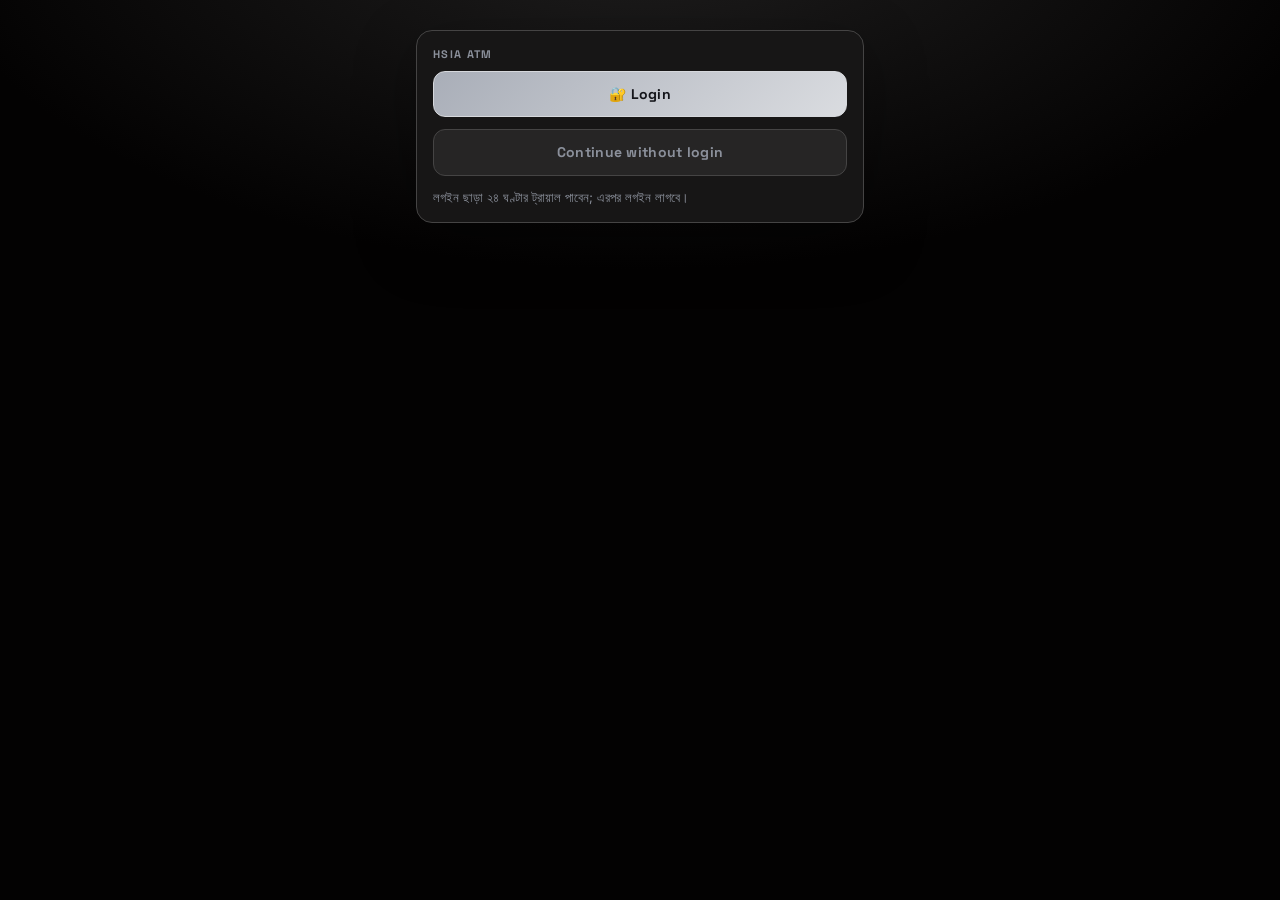
<file: login-test.html>
<!doctype html>
<html lang="bn"><head><meta charset="utf-8">
<meta name="viewport" content="width=device-width,initial-scale=1,viewport-fit=cover">
<title>HSIA — Login test</title>
<link href="https://fonts.googleapis.com/css2?family=Inter:wght@400;500;600;700&family=Space+Grotesk:wght@500;600;700&display=swap" rel="stylesheet">
<style>
:root{--bg:#030202;--c:#171616;--p2:#262525;--l:#454444;--t:#F0F1F3;--m:#8B909B;--a:#D6D8DC;--ok:#23724a;--no:#a8434b;--w:#a9741a}
*{box-sizing:border-box}html,body{margin:0}
body{background:radial-gradient(1200px 600px at 50% -10%,#212020 0%,var(--bg) 60%) fixed;color:var(--t);font:15px/1.45 Inter,"Noto Sans Bengali",system-ui,sans-serif;min-height:100vh;-webkit-font-smoothing:antialiased}
main{max-width:480px;margin:0 auto;padding:18px 16px calc(36px + env(safe-area-inset-bottom,0px))}
.bar{padding:calc(9px + env(safe-area-inset-top,0px)) 14px 9px;font:700 13px 'Space Grotesk',Inter,sans-serif;letter-spacing:.04em;text-align:center;color:#fff;position:sticky;top:0;z-index:5}
.ok{background:var(--ok)}.no{background:var(--no)}.wait{background:var(--w)}
.card{background:var(--c);border:1px solid var(--l);border-radius:16px;padding:16px;margin:12px 0;box-shadow:0 20px 60px rgba(0,0,0,.35)}
.ttl{font:700 11px 'Space Grotesk',Inter,sans-serif;letter-spacing:.12em;text-transform:uppercase;color:var(--m);margin-bottom:10px}
h3{margin:0 0 6px;font-family:'Space Grotesk',Inter,sans-serif}.mut{color:var(--m);font-size:13px}
label{display:block;font-size:12px;color:var(--m);margin:12px 0 0;letter-spacing:.02em}
input,select,.in{width:100%;padding:11px 12px;margin-top:5px;border-radius:10px;border:1px solid var(--l);background:var(--bg);color:var(--t);font:inherit;text-align:left}
input:focus{outline:0;border-color:#A6ABB4}input[readonly]{opacity:.6}
button{font:inherit;cursor:pointer}.b,.g{font-family:'Space Grotesk',Inter,sans-serif}
.b{width:100%;margin-top:12px;padding:12px 16px;border-radius:12px;border:1px solid #d6d8dc;background:linear-gradient(135deg,#A9AEB8,#DADCE0);color:#14151a;font-weight:700;font-size:14px;letter-spacing:.02em}
.b.gh{background:var(--p2);color:var(--m);border:1px solid var(--l)}
.g{padding:8px 13px;margin:6px 6px 0 0;border-radius:10px;border:1px solid var(--l);background:transparent;color:var(--m);font-weight:600;font-size:12.5px}
.two{display:flex;gap:10px}.lnk{display:block;text-align:center;color:var(--m);margin:18px;text-decoration:underline;cursor:pointer;font-size:13px}
.pic{display:flex;gap:12px;align-items:center;margin-top:14px}
.pv{width:86px;height:110px;border-radius:10px;border:1px dashed var(--l);background:var(--bg) center/cover no-repeat;flex:none}
.row{display:flex;gap:10px;align-items:center;padding:10px 0;border-top:1px solid var(--l);cursor:pointer}
.row:first-child{border:0}.row img{width:40px;height:52px;object-fit:cover;border-radius:6px;background:var(--bg)}
.tabs{display:flex;gap:8px}.tabs .g{flex:1;margin:0;border-radius:999px}.tabs .on{background:rgba(139,144,155,.32);border-color:var(--t);color:var(--t)}
.ov{position:fixed;inset:0;z-index:20;background:rgba(0,0,0,.72);display:flex;align-items:flex-end;justify-content:center}
.ov>div{background:var(--c);border:1px solid var(--l);width:100%;max-width:480px;max-height:92vh;overflow:auto;border-radius:16px 16px 0 0;padding:16px 16px calc(18px + env(safe-area-inset-bottom,0px))}
canvas{touch-action:none;border-radius:8px;border:1px solid var(--l);display:block;margin:8px auto}
.kb{font-weight:700;color:var(--a)}
.bar.tb{padding:calc(4px + env(safe-area-inset-top,0px)) 10px 4px;font-size:11px;background:var(--no)}
.pk{flex:1;padding:13px 0;border-radius:10px;border:1px solid var(--l);background:var(--p2);color:var(--m);font:700 15px 'Space Grotesk',Inter,sans-serif}
.pk:active{background:linear-gradient(135deg,#A6ABB4,#D6D8DC);color:#1B2130}
.fd{border:1px solid var(--l);border-radius:12px;padding:4px 10px;margin:8px 0;background:var(--p2)}
.fr,.ps{display:flex;align-items:center;gap:8px;padding:7px 0}.ps{border-top:1px solid var(--l)}.pl{margin-left:14px}
.fn{flex:1;min-width:0;word-break:break-word}
.gp{padding:6px 8px;color:var(--m);font-size:18px;touch-action:none;user-select:none;cursor:grab}
.ic{width:34px;height:34px;border-radius:9px;border:1px solid var(--l);background:transparent;color:var(--m);font-size:15px}
.dg{opacity:.7;background:var(--c);position:relative;z-index:3}.ins{box-shadow:0 -2px 0 var(--a)}.insb{box-shadow:0 2px 0 var(--a)}
.fh{font:700 11px 'Space Grotesk',Inter,sans-serif;letter-spacing:.1em;text-transform:uppercase;color:var(--m);margin:12px 0 2px}
</style></head><body>
<div id="bar"></div><main id="app"></main>
<script>
/* ===== data layer: localStorage stand-in for Firebase. Same shape as planned for Firebase:
   profiles/<uid> (text + status), profilePics/<uid> (photos + thumb), designations (ordered) ===== */
const K='HSIA_T_DB',P='HSIA_T_PICS',PIN='1234';
const ld=(k,d)=>{try{return JSON.parse(localStorage.getItem(k))||d}catch(e){return d}};
const sv=(k,x)=>{try{localStorage.setItem(k,JSON.stringify(x));return 1}catch(e){alert('টেস্ট মেমরি ভরে গেছে (~৫MB)। আসল ডেটাবেজে এই সীমা নেই।');return 0}};
let db=ld(K,{fold:null,prof:{},acc:{}}),pics=ld(P,{});
if(!db.fold){db.fold=[{id:'f1',n:'Controller',posts:[{id:'p1',n:'SATO'},{id:'p2',n:'DD'},{id:'p3',n:'AD'},{id:'p4',n:'AO'}]},{id:'f2',n:'Aerodrome Assistant',posts:[{id:'p5',n:'Aerodrome Assistant'}]},{id:'f3',n:'Operator',posts:[{id:'p6',n:'Aerodrome Operator'},{id:'p7',n:'Radio Operator'}]},{id:'f4',n:'Traffic Hand & Marshaller',posts:[{id:'p8',n:'Traffic Hand'},{id:'p9',n:'Marshaller'}]}];
 const old=(db.des||[]).filter(d=>Object.values(db.prof).some(p=>p.des===d.id));if(old.length)db.fold.push({id:'f0',n:'Old posts (test)',posts:old});delete db.des;sv(K,db)}
db.acc=db.acc||{};
const uid=e=>String(e).trim().toLowerCase().replace(/\./g,',').replace(/[#$\[\]\/\s]/g,'_');
const $=s=>document.querySelector(s),esc=s=>String(s==null?'':s).replace(/[&<>"]/g,c=>({'&':'&amp;','<':'&lt;','>':'&gt;','"':'&quot;'}[c]));
const dn=s=>String(s||'').replace(/[০-৯]/g,c=>'০১২৩৪৫৬৭৮৯'.indexOf(c));
const dName=id=>{for(const g of db.fold)for(const p of g.posts)if(p.id===id)return p.n;return''},man=u=>String(u).startsWith('ein:');
const TR=864e5,TM=['A','B','C','D','E'],OT=['OJTI','Standby','Regular (৯–৫, শুক্র-শনি বন্ধ)','সপ্তাহে ৬ দিন ডিউটি','অন্যান্য'];
let ts=+localStorage.getItem('T_TRIAL')||0;
const left=()=>TR-(Date.now()-ts),hms=x=>{x=Math.max(0,x)/1000|0;return[x/3600|0,x/60%60|0,x%60].map(n=>String(n).padStart(2,'0')).join(':')};
const tl=p=>!p.team?'—':p.team==='O'?'Others'+(p.oth?' · '+p.oth:''):'Team '+p.team;
let me=localStorage.getItem('T_ME')||'',v='home',tab='p',f={},np={};

/* ===== photos: centre-crop to the exact size, then the best WebP/JPEG quality that stays under the size cap ===== */
const SPEC={p:{w:413,h:531,kb:40,n:'Passport ছবি'},a:{w:650,h:1005,kb:110,n:'AVSEC ID ছবি'}};   /* 35×45 mm and 55×85 mm at ~300 dpi */
const MIME=document.createElement('canvas').toDataURL('image/webp').indexOf('image/webp')>0?'image/webp':'image/jpeg';
const kbOf=d=>Math.round((d.length-d.indexOf(',')-1)*.75/1024*10)/10;
function enc(c,max){let lo=.3,hi=.92,best=c.toDataURL(MIME,lo);for(let i=0;i<8;i++){const q=(lo+hi)/2,d=c.toDataURL(MIME,q);if(kbOf(d)<=max){best=d;lo=q}else hi=q}return best}
function pick(k,cam){const i=document.createElement('input');i.type='file';i.accept='image/*';if(cam)i.capture=k==='p'?'user':'environment';
 i.onchange=()=>{const fl=i.files[0];if(!fl)return;const im=new Image();im.onload=()=>cropper(k,im);im.onerror=()=>alert('ছবি খোলা যায়নি');im.src=URL.createObjectURL(fl)};i.click()}
/* ===== 4-corner perspective crop: the corners are auto-detected, can be dragged, then the quad is warped flat to the exact size ===== */
const MAXS=1600;
function srcCanvas(im){const s=Math.min(1,MAXS/Math.max(im.width,im.height)),w=Math.round(im.width*s),h=Math.round(im.height*s),c=document.createElement('canvas');c.width=w;c.height=h;c.getContext('2d').drawImage(im,0,0,w,h);return c}
function rot90(c){const r=document.createElement('canvas');r.width=c.height;r.height=c.width;const g=r.getContext('2d');g.translate(c.height,0);g.rotate(Math.PI/2);g.drawImage(c,0,0);return r}
function defQuad(c,S){const a=S.w/S.h;let bw,bh;if(c.width/c.height>a){bh=c.height*.8;bw=bh*a}else{bw=c.width*.8;bh=bw/a}const x=(c.width-bw)/2,y=(c.height-bh)/2;return[[x,y],[x+bw,y],[x+bw,y+bh],[x,y+bh]]}
function detect(c){const s=160/Math.max(c.width,c.height),w=Math.max(8,Math.round(c.width*s)),h=Math.max(8,Math.round(c.height*s)),t=document.createElement('canvas');t.width=w;t.height=h;const g=t.getContext('2d');g.drawImage(c,0,0,w,h);
 const d=g.getImageData(0,0,w,h).data,n=w*h,gr=new Uint8Array(n),H=new Array(256).fill(0);
 for(let i=0;i<n;i++){gr[i]=d[i*4]*.3+d[i*4+1]*.59+d[i*4+2]*.11;H[gr[i]]++}
 let sum=0;for(let i=0;i<256;i++)sum+=i*H[i];let wB=0,sB=0,mx=-1,th=128;
 for(let i=0;i<256;i++){wB+=H[i];const wF=n-wB;if(!wB||!wF)continue;sB+=i*H[i];const a=sB/wB,b=(sum-sB)/wF,v=wB*wF*(a-b)*(a-b);if(v>mx){mx=v;th=i}}
 let best=null,bs=0;   /* biggest blob (light-on-dark or dark-on-light) that does not touch the picture edge = the page / card */
 for(const pol of[0,1]){const m=new Uint8Array(n),seen=new Uint8Array(n);for(let i=0;i<n;i++)m[i]=((gr[i]>th)?1:0)===pol?1:0;
  for(let i=0;i<n;i++){if(!m[i]||seen[i])continue;const st=[i];seen[i]=1;let a=0,bd=0,t1=1e9,t2=-1e9,t3=-1e9,t4=1e9;const P=[0,0,0,0];
   while(st.length){const j=st.pop(),x=j%w,y=(j/w)|0;a++;if(!x||!y||x===w-1||y===h-1)bd=1;const s1=x+y,s2=x-y;
    if(s1<t1){t1=s1;P[0]=[x,y]}if(s2>t3){t3=s2;P[1]=[x,y]}if(s1>t2){t2=s1;P[2]=[x,y]}if(s2<t4){t4=s2;P[3]=[x,y]}
    for(const k of[x>0?j-1:-1,x<w-1?j+1:-1,y>0?j-w:-1,y<h-1?j+w:-1])if(k>=0&&m[k]&&!seen[k]){seen[k]=1;st.push(k)}}
   if(!bd&&a>n*.1&&a<n*.92&&a>bs){const ar=Math.abs(P.reduce((z,p,i)=>z+p[0]*P[(i+1)%4][1]-P[(i+1)%4][0]*p[1],0))/2;if(ar>n*.12){bs=a;best=P}}}}
 return best&&best.map(p=>[(p[0]+.5)*c.width/w,(p[1]+.5)*c.height/h])}
function homog(q,W,H){const D=[[0,0],[W,0],[W,H],[0,H]],A=[];   /* destination rectangle -> source quad */
 for(let i=0;i<4;i++){const[x,y]=D[i],[u,v]=q[i];A.push([x,y,1,0,0,0,-x*u,-y*u,u]);A.push([0,0,0,x,y,1,-x*v,-y*v,v])}
 for(let c=0;c<8;c++){let p=c;for(let r=c+1;r<8;r++)if(Math.abs(A[r][c])>Math.abs(A[p][c]))p=r;[A[c],A[p]]=[A[p],A[c]];
  for(let r=0;r<8;r++){if(r===c)continue;const f=A[r][c]/A[c][c];for(let k=c;k<9;k++)A[r][k]-=f*A[c][k]}}
 return A.map((r,i)=>r[8]/r[i])}
function warp(c,q,W,H){const s=c.getContext('2d').getImageData(0,0,c.width,c.height).data,sw=c.width,sh=c.height,m=homog(q,W,H),o=document.createElement('canvas');o.width=W;o.height=H;const g=o.getContext('2d'),im=g.createImageData(W,H),od=im.data;
 for(let y=0;y<H;y++)for(let x=0;x<W;x++){const z=m[6]*x+m[7]*y+1,u=(m[0]*x+m[1]*y+m[2])/z,v=(m[3]*x+m[4]*y+m[5])/z,i=(y*W+x)*4;
  if(!(u>=0&&v>=0&&u<=sw-1&&v<=sh-1)){od[i]=od[i+1]=od[i+2]=od[i+3]=255;continue}
  const x0=u|0,y0=v|0,x1=Math.min(x0+1,sw-1),y1=Math.min(y0+1,sh-1),fx=u-x0,fy=v-y0;
  for(let k=0;k<3;k++)od[i+k]=s[(y0*sw+x0)*4+k]*(1-fx)*(1-fy)+s[(y0*sw+x1)*4+k]*fx*(1-fy)+s[(y1*sw+x0)*4+k]*(1-fx)*fy+s[(y1*sw+x1)*4+k]*fx*fy;od[i+3]=255}
 g.putImageData(im,0,0);return o}
function cropper(k,im){const S=SPEC[k];let cur=srcCanvas(im),q,sk,cw,ch,dg=-1;
 const o=document.createElement('div');o.className='ov';
 o.innerHTML=`<div><b>${S.n} — কোণের ডট টেনে ঠিক করুন</b><p class="mut">চারটি ডট ছবির চার কোণে বসান, ছবি সোজা হয়ে যাবে। (ডট নিজে থেকেই কোণ খুঁজে নেয়)</p><canvas></canvas><button class="g" id="rt">↻ ঘোরান</button><button class="g" id="au">⟲ অটো কোণ</button><button class="b" id="ok">✔ ঠিক আছে</button><button class="b" id="cx" style="background:var(--c);color:var(--t);border:1px solid var(--l)">বাতিল</button></div>`;
 document.body.appendChild(o);const cv=o.querySelector('canvas'),x=cv.getContext('2d');
 const paint=()=>{x.clearRect(0,0,cw,ch);x.drawImage(cur,0,0,cw,ch);x.lineWidth=2;x.strokeStyle='#4da3ff';x.beginPath();q.forEach((p,i)=>x[i?'lineTo':'moveTo'](p[0]*sk,p[1]*sk));x.closePath();x.stroke();
  q.forEach(p=>{x.beginPath();x.arc(p[0]*sk,p[1]*sk,11,0,7);x.fillStyle='rgba(255,255,255,.92)';x.fill();x.lineWidth=3;x.strokeStyle='#1a5fd0';x.stroke()})};
 const setup=a=>{const f=Math.min(Math.min(innerWidth-32,360)/cur.width,innerHeight*.5/cur.height);sk=f;cw=Math.round(cur.width*f);ch=Math.round(cur.height*f);cv.width=cw;cv.height=ch;if(a||!q)q=detect(cur)||defQuad(cur,S);paint()};
 setup(1);
 cv.onpointerdown=e=>{const r=cv.getBoundingClientRect(),X=e.clientX-r.left,Y=e.clientY-r.top;let b=40;dg=-1;q.forEach((p,i)=>{const d=Math.hypot(p[0]*sk-X,p[1]*sk-Y);if(d<b){b=d;dg=i}});if(dg>=0)cv.setPointerCapture(e.pointerId)};
 cv.onpointermove=e=>{if(dg<0)return;const r=cv.getBoundingClientRect();q[dg]=[Math.max(0,Math.min(cur.width,(e.clientX-r.left)/sk)),Math.max(0,Math.min(cur.height,(e.clientY-r.top)/sk))];paint()};cv.onpointerup=()=>dg=-1;
 o.querySelector('#rt').onclick=()=>{cur=rot90(cur);setup(1)};o.querySelector('#au').onclick=()=>setup(1);o.querySelector('#cx').onclick=()=>o.remove();
 o.querySelector('#ok').onclick=()=>{const w=warp(cur,q,S.w,S.h),d=enc(w,S.kb);np[k]=d;
  if(k==='p'){const t=document.createElement('canvas');t.width=96;t.height=Math.round(96*S.h/S.w);t.getContext('2d').drawImage(w,0,0,t.width,t.height);np.t=enc(t,5)}
  o.remove();showPic(k)}}
function showPic(k){const d=np[k]||(pics[f._u]||{})[k];$('#pv'+k).style.backgroundImage=d?`url(${d})`:'';$('#pk'+k).innerHTML=d?`<span class="kb">${kbOf(d)} KB</span> · ${SPEC[k].w}×${SPEC[k].h}px · ${MIME.slice(6)}`:'ছবি নেই'}

/* ===== registration form (also used by the admin review) ===== */
const fld=(id,l,val,x)=>`<label>${l}<input id="${id}" value="${esc(val)}" ${x||''}></label>`;
const picH=(k,u)=>`<div class="pic"><div class="pv" id="pv${k}"></div><div><b>${SPEC[k].n} *</b><div class="mut" id="pk${k}"></div><button type="button" class="g" data-k="${k}">গ্যালারি</button><button type="button" class="g" data-k="${k}" data-c="1">ক্যামেরা</button></div></div>`;
function fields(u){return fld('bn','নাম (বাংলায়) *',f.bn)+fld('en','Name (English) *',f.en)+`<label>Designation *<button type="button" class="in" id="ds">${esc(dName(f.des))||'পদবী বাছুন ▾'}</button></label>`+fld('ein','EIN number *',f.ein,man(u)?'readonly':'inputmode="numeric"')+fld('mail','Gmail'+(man(u)?' (ঐচ্ছিক)':''),f.mail,man(u)?'inputmode="email"':'readonly')+fld('ph','Phone number *',f.ph,'inputmode="tel"')+picH('p',u)+picH('a',u)}
function bind(){['bn','en','ein','ph','mail'].forEach(i=>$('#'+i).oninput=e=>f[i]=e.target.value);
 $('#ds').onclick=()=>{const o=document.createElement('div');o.className='ov';o.innerHTML='<div><div class="ttl">পদবী বাছুন</div>'+db.fold.map(g=>`<div class="fh">${esc(g.n)}</div>`+g.posts.map(d=>`<div class="row" data-i="${d.id}">${esc(d.n)}</div>`).join('')).join('')+'</div>';document.body.appendChild(o);
  o.onclick=e=>{const r=e.target.closest('[data-i]');if(r){f.des=r.dataset.i;$('#ds').textContent=dName(f.des)}if(r||e.target===o)o.remove()}};
 document.querySelectorAll('.pic button').forEach(b=>b.onclick=()=>pick(b.dataset.k,b.dataset.c));showPic('p');showPic('a')}
function check(){const e=[];if(!/[\u0980-\u09FF]/.test(f.bn||''))e.push('বাংলা নাম');if(!/[A-Za-z]{2}/.test(f.en||''))e.push('English name');if(!f.des)e.push('Designation');
 f.ein=dn(f.ein).trim();if(!/^\d{3,12}$/.test(f.ein))e.push('EIN (শুধু সংখ্যা)');else if(Object.keys(db.prof).some(x=>x!==f._u&&db.prof[x].ein===f.ein))e.push('এই EIN আগে নিবন্ধিত');if(f.mail&&!/^[^@\s]+@[^@\s]+\.[^@\s]+$/.test(f.mail))e.push('Gmail');f.ph=dn(f.ph).replace(/[\s-]/g,'');if(!/^(\+?88)?01\d{9}$/.test(f.ph))e.push('Phone (01XXXXXXXXX)');
 const o=pics[f._u]||{};if(!(np.p||o.p))e.push('Passport ছবি');if(!(np.a||o.a))e.push('AVSEC ছবি');if(e.length)alert('ঠিক করুন: '+e.join(', '));return!e.length}
function commit(st,note){const u=f._u,p={...f};delete p._u;p.st=st;p.note=note||'';p.at=Date.now();db.prof[u]=p;pics[u]={...(pics[u]||{}),...np};np={};return sv(K,db)&&sv(P,pics)}

/* ===== screens ===== */
function render(){const p=db.prof[uid(me)],tr=!me&&ts&&left()>0;
 $('#bar').innerHTML=tr?`<div class="bar tb" id="tb">⏱ ট্রায়াল — ${hms(left())} বাকি</div>`:!p||v==='admin'?'':p.st==='approved'?`<div class="bar ok">✅ Welcome ${esc(p.en)}</div>`:p.st==='rejected'?`<div class="bar no">❌ REJECTED — ${esc(p.note)}</div>`:'<div class="bar wait">⏳ ID PENDING — অ্যাডমিন অনুমোদনের অপেক্ষায়</div>';
 const m=$('#app');if(v==='admin')return admin(m);if(!me){if(tr)return v==='login'?login(m):trial(m);if(ts)return login(m,1);return v==='login'?login(m):gate(m)}if(v==='form'||!p){f=p?{...p,_u:uid(me)}:man(me)?{ein:me.slice(4),mail:'',_u:uid(me)}:{mail:me,_u:uid(me)};np={};m.innerHTML=`<div class="card"><h2>নিবন্ধন</h2><p class="mut">* চিহ্নিত ঘর আবশ্যক। সেভ করলে অ্যাডমিন যাচাই করবেন।</p>${fields(f._u)}<button class="b" id="sv">সেভ করুন</button></div>`;bind();return $('#sv').onclick=()=>{if(check()&&commit('pending'))teamPick(uid(me),()=>{v='home';render()})}}
 home(m,p)}
function popup(t,msg,cb){const o=document.createElement('div');o.className='ov';o.innerHTML=`<div><div class="ttl">${t}</div><p style="margin:0">${msg}</p><button class="b" id="pok">শুরু করুন</button><button class="b gh" id="pcx">বাতিল</button></div>`;document.body.appendChild(o);o.querySelector('#pcx').onclick=()=>o.remove();o.querySelector('#pok').onclick=()=>{o.remove();cb()}}
function gate(m){m.innerHTML=`<div class="card"><div class="ttl">HSIA ATM</div><button class="b" id="g1" style="margin-top:0">🔐 Login</button><button class="b gh" id="g2">Continue without login</button><p class="mut" style="margin:12px 0 0">লগইন ছাড়া ২৪ ঘণ্টার ট্রায়াল পাবেন; এরপর লগইন লাগবে।</p></div>`;
 $('#g1').onclick=()=>{v='login';render()};$('#g2').onclick=()=>popup('ট্রায়াল — ২৪ ঘণ্টা','আপনি এখন ২৪ ঘণ্টা লগইন ছাড়া অ্যাপ দেখতে পারবেন। উপরের লাল বারে বাকি সময় দেখাবে। সময় শেষ হলে এই ডিভাইসে লগইন ছাড়া আর ঢোকা যাবে না।',()=>{ts=Date.now();localStorage.setItem('T_TRIAL',ts);render()})}
function trial(m){m.innerHTML=`<div class="card"><h3>অ্যাপ প্রিভিউ — ট্রায়াল</h3><p class="mut">লগআউট অবস্থায় যতটুকু দেখা যায় ততটুকু (শুধু আজকের রোস্টার)।</p></div><button class="b" id="t1">Login / নিবন্ধন</button>`;$('#t1').onclick=()=>{v='login';render()}}
function teamPick(u,cb){const o=document.createElement('div');o.className='ov';document.body.appendChild(o);
 const fin=(t,x)=>{const p=db.prof[u];p.team=t;p.oth=x||'';sv(K,db);o.remove();cb()};
 const s1=()=>{o.innerHTML=`<div><div class="ttl" style="text-align:center">Which team are you on?</div><div class="two" style="gap:8px">${TM.map(t=>`<button class="pk" data-t="${t}">${t}</button>`).join('')}</div><button class="pk" data-t="O" style="width:100%;margin-top:10px">Others</button><p class="mut" style="text-align:center;margin:10px 0 0">Others = OJTI, Standby, Regular ৯–৫ ইত্যাদি (রোস্টার ডিউটির বাইরে)</p></div>`;
  o.onclick=e=>{const b=e.target.closest('[data-t]');if(b)b.dataset.t==='O'?s2():fin(b.dataset.t)}};
 const s2=()=>{o.innerHTML=`<div><div class="ttl" style="text-align:center">Others — আপনার ধরন</div>${OT.map((t,i)=>`<button class="pk" data-x="${i}" style="width:100%;margin-top:8px">${esc(t)}</button>`).join('')}<a class="lnk" id="tb2">← ফিরে যান</a></div>`;
  o.onclick=e=>{const b=e.target.closest('[data-x]');if(b)fin('O',OT[+b.dataset.x]);else if(e.target.id==='tb2')s1()}};
 s1()}
async function hash(pw,salt){const b=await crypto.subtle.digest('SHA-256',new TextEncoder().encode(salt+pw));return[...new Uint8Array(b)].map(x=>x.toString(16).padStart(2,'0')).join('')}
function login(m,ex){m.innerHTML=(ex?'<div class="card"><b>⏱ ট্রায়ালের ২৪ ঘণ্টা শেষ।</b><p class="mut" style="margin:6px 0 0">চালিয়ে যেতে লগইন করুন।</p></div>':'')+`<div class="card"><div class="ttl">HSIA ATM</div><button class="b" id="gl" style="margin-top:0">🔵 Continue with Google</button><p class="mut" style="text-align:center;margin:16px 0 0">অথবা EIN ও নিজের পছন্দের পাসওয়ার্ড দিয়ে</p><label>EIN number<input id="le" inputmode="numeric"></label><label>পাসওয়ার্ড (কমপক্ষে ৫ অক্ষর)<input id="lp" type="password"></label><div class="two"><button class="b" id="li">লগইন</button><button class="b gh" id="lc">নতুন একাউন্ট</button></div><p class="mut" style="margin:12px 0 0">টেস্টে Gmail হাতে লিখতে হয়; আসল অ্যাপে Google-এর পপআপ আসবে।</p></div><a class="lnk" id="al">অ্যাডমিন (টেস্ট PIN ১২৩৪)</a>`+(ex?'':'<a class="lnk" id="bk2">← ফিরে যান</a>');if($('#bk2'))$('#bk2').onclick=()=>{v='home';render()};
 $('#gl').onclick=()=>{const e=(prompt('আপনার Gmail লিখুন')||'').trim().toLowerCase();if(!e)return;if(!/^[^@\s]+@gmail\.com$/.test(e))return alert('সঠিক Gmail দিন');me=e;localStorage.setItem('T_ME',e);render()};
 const go=async mk=>{const e=dn($('#le').value).trim(),pw=$('#lp').value,a=db.acc[e];if(!/^\d{3,12}$/.test(e))return alert('সঠিক EIN দিন (শুধু সংখ্যা)');if(pw.length<5)return alert('পাসওয়ার্ড কমপক্ষে ৫ অক্ষর');
  if(mk){if(a)return alert('এই EIN-এর একাউন্ট আছে, লগইন করুন');const sl=Math.random().toString(36).slice(2);db.acc[e]={s:sl,h:await hash(pw,sl)};if(!sv(K,db))return}
  else if(!a||a.h!==await hash(pw,a.s))return alert('EIN বা পাসওয়ার্ড ঠিক নয়');
  me='ein:'+e;localStorage.setItem('T_ME',me);render()};
 $('#li').onclick=()=>go(0);$('#lc').onclick=()=>go(1);$('#al').onclick=()=>{if(prompt('অ্যাডমিন PIN')===PIN){v='admin';render()}}}
function home(m,p){const u=uid(me),ap=p.st==='approved',pc=pics[u]||{};if(!p.team&&p.st!=='rejected')teamPick(u,render);
 m.innerHTML=`<div class="card"><h3>অ্যাপ প্রিভিউ</h3><p class="mut">${ap?'পূর্ণ অ্যাপ অ্যাক্সেস চালু।':'অনুমোদনের আগে: লগআউট অবস্থায় যতটুকু দেখা যায় ততটুকু (শুধু আজকের রোস্টার)।'}</p></div>
 ${ap?`<div class="card"><h3>Me (অটো সিঙ্ক)</h3><div class="row"><img src="${pc.t||''}"><div><b>${esc(p.bn)}</b> · ${esc(p.en)}<br><span class="mut">${esc(dName(p.des))} · ${tl(p)} · EIN ${esc(p.ein)}</span></div></div></div>`:''}
 ${p.st!=='approved'?'<button class="b" id="ed">তথ্য সম্পাদনা</button>':''}<a class="lnk" id="lo">লগআউট</a><a class="lnk" id="al">অ্যাডমিন (টেস্ট)</a>`;
 if($('#ed'))$('#ed').onclick=()=>{v='form';render()};$('#lo').onclick=()=>{localStorage.removeItem('T_ME');me='';v='home';render()};$('#al').onclick=()=>{if(prompt('অ্যাডমিন PIN')===PIN){v='admin';render()}}}
function usage(){const n=Object.keys(pics).length,b=JSON.stringify(pics).length/1024;return`<div class="card mut">ছবিসহ ${n} জন: ${b.toFixed(0)} KB${n?` · জন প্রতি গড় ${(b/n).toFixed(0)} KB · ৪০০ জনে ≈ ${(b/n*400/1024).toFixed(0)} MB`:''}</div>`}
function ask(t,val,cb){const o=document.createElement('div');o.className='ov';o.innerHTML=`<div><div class="ttl">${t}</div><input id="at" value="${esc(val)}"><button class="b" id="aok">সেভ</button><button class="b gh" id="acx">বাতিল</button></div>`;document.body.appendChild(o);const i=o.querySelector('#at');i.focus();o.querySelector('#acx').onclick=()=>o.remove();o.querySelector('#aok').onclick=()=>{const x=i.value.trim();if(x){o.remove();cb(x)}}}
function sortable(box,sel,hs,done){box.addEventListener('pointerdown',e=>{const h=e.target.closest(hs),it=h&&h.closest(sel);if(!it||it.parentNode!==box)return;e.preventDefault();
 const y0=e.clientY,sb=[...box.children].filter(c=>c!==it),mids=sb.map(c=>{const r=c.getBoundingClientRect();return r.top+r.height/2});let k=0;it.classList.add('dg');
 const mv=ev=>{it.style.transform=`translateY(${ev.clientY-y0}px)`;k=mids.filter(x=>x<ev.clientY).length;sb.forEach((c,i)=>c.classList.toggle('ins',i===k));box.classList.toggle('insb',k===sb.length)};
 const up=()=>{['pointermove','pointerup','pointercancel'].forEach((n,i)=>document.removeEventListener(n,i?up:mv));sb.forEach(c=>c.classList.remove('ins'));box.classList.remove('insb');it.classList.remove('dg');it.style.transform='';const ids=sb.map(c=>c.dataset.id);ids.splice(k,0,it.dataset.id);done(ids)};
 document.addEventListener('pointermove',mv);document.addEventListener('pointerup',up);document.addEventListener('pointercancel',up)})}
const inUse=id=>Object.values(db.prof).some(p=>p.des===id);
function admin(m){const L=st=>Object.keys(db.prof).filter(u=>db.prof[u].st===st);
 const row=u=>{const p=db.prof[u];return`<div class="row" data-u="${u}"><img src="${(pics[u]||{}).t||''}"><div><b>${esc(p.en)}</b> <span class="mut">${esc(p.bn)}</span><br><span class="mut">${esc(dName(p.des))} · ${tl(p)} · EIN ${esc(p.ein)}</span></div></div>`};
 let h=`<div class="tabs"><button class="g ${tab==='p'?'on':''}" data-t="p">পেন্ডিং (${L('pending').length})</button><button class="g ${tab==='a'?'on':''}" data-t="a">অনুমোদিত</button><button class="g ${tab==='d'?'on':''}" data-t="d">পদ</button></div>`;
 if(tab==='p')h+=`<div class="card">${L('pending').concat(L('rejected')).map(row).join('')||'<span class="mut">কোনো পেন্ডিং নেই</span>'}</div>`;
 if(tab==='a')h+=db.fold.map(g=>{const l=L('approved').filter(u=>g.posts.some(p=>p.id===db.prof[u].des));return l.length?`<div class="card"><div class="ttl">${esc(g.n)} (${l.length})</div>`+g.posts.map(p=>{const x=l.filter(u=>db.prof[u].des===p.id);return x.length?`<div class="fh">${esc(p.n)}</div>`+x.map(row).join(''):''}).join('')+'</div>':''}).join('')||'<div class="card mut">কেউ অনুমোদিত নয়</div>';
 if(tab==='d')h+=`<div class="card"><div class="ttl">ফোল্ডার ও পদ</div><p class="mut" style="margin:0 0 6px">⠿ ধরে টেনে ক্রম বদলান · ✎ নাম বদলান · ＋ ভেতরে পদ যোগ</p><div id="fl">${db.fold.map(g=>`<div class="fd" data-id="${g.id}"><div class="fr"><span class="gp fg">⠿</span><b class="fn">${esc(g.n)}</b><button class="ic" data-e="${g.id}">✎</button><button class="ic" data-a="${g.id}">＋</button><button class="ic" data-x="${g.id}">✕</button></div><div class="pl">${g.posts.map(p=>`<div class="ps" data-id="${p.id}"><span class="gp pg">⠿</span><span class="fn">${esc(p.n)}</span><button class="ic" data-e="${p.id}">✎</button><button class="ic" data-x="${p.id}">✕</button></div>`).join('')}</div></div>`).join('')}</div><button class="b" data-a="">＋ নতুন ফোল্ডার</button></div>`;
 m.innerHTML=h+usage()+'<a class="lnk" id="bk">← ফিরে যান</a>';
 if(tab==='d'){const sv2=()=>{sv(K,db);render()};sortable($('#fl'),'.fd','.fg',ids=>{db.fold=ids.map(i=>db.fold.find(g=>g.id===i));sv2()});
  document.querySelectorAll('.pl').forEach(pl=>sortable(pl,'.ps','.pg',ids=>{const g=db.fold.find(x=>x.id===pl.parentNode.dataset.id);g.posts=ids.map(i=>g.posts.find(x=>x.id===i));sv2()}))}
 m.onclick=e=>{const t=e.target.closest('[data-t]'),r=e.target.closest('[data-u]'),ed=e.target.closest('[data-e]'),ad=e.target.closest('[data-a]'),x=e.target.closest('[data-x]'),fin=id=>db.fold.find(g=>g.id===id);
  if(t){tab=t.dataset.t;render()}else if(r)review(r.dataset.u);
  else if(ed){const id=ed.dataset.e,g=fin(id),p=g||db.fold.flatMap(z=>z.posts).find(z=>z.id===id);ask('নাম বদলান',p.n,n=>{p.n=n;sv(K,db);render()})}
  else if(ad){const gid=ad.dataset.a;ask(gid?'নতুন পদের নাম':'নতুন ফোল্ডারের নাম','',n=>{if(gid)fin(gid).posts.push({id:'p'+Date.now(),n});else db.fold.push({id:'f'+Date.now(),n,posts:[]});sv(K,db);render()})}
  else if(x){const id=x.dataset.x,g=fin(id);if(g?g.posts.some(z=>inUse(z.id)):inUse(id))return alert('এতে ব্যবহারকারী আছে, মোছা যাবে না');if(!confirm('মুছবেন?'))return;
   if(g)db.fold=db.fold.filter(z=>z!==g);else db.fold.forEach(z=>z.posts=z.posts.filter(q=>q.id!==id));sv(K,db);render()}
  else if(e.target.id==='bk'){v='home';m.onclick=null;render()}}}
function review(u){f={...db.prof[u],_u:u};np={};const o=document.createElement('div');o.className='ov';
 o.innerHTML=`<div><h3>যাচাই ও অনুমোদন</h3>${fields(u)}<label>Team<select id="tm">${['','A','B','C','D','E','O'].map(t=>`<option value="${t}"${(f.team||'')===t?' selected':''}>${t===''?'— বাছুন —':t==='O'?'Others'+(f.oth?' · '+esc(f.oth):''):'Team '+t}</option>`).join('')}</select></label><label>অ্যাডমিন নোট (বাতিল হলে ইউজার দেখবে)<input id="nt" value="${esc(f.note)}"></label><button class="b" id="ap">✔ Approve</button><button class="b" id="rj" style="background:var(--no);color:#fff">✕ Reject</button><button class="b" id="cl" style="background:var(--c);color:var(--t);border:1px solid var(--l)">বন্ধ করুন</button></div>`;
 document.body.appendChild(o);bind();$('#tm').onchange=e=>f.team=e.target.value;
 $('#cl').onclick=()=>o.remove();$('#ap').onclick=()=>{if(check()&&commit('approved')){o.remove();render()}};
 $('#rj').onclick=()=>{const n=$('#nt').value.trim();if(!n)return alert('কারণ লিখুন');if(commit('rejected',n)){o.remove();render()}}}
render();
setInterval(()=>{if(me||!ts)return;if(left()<=0){if($('#tb'))render();return}const e=$('#tb');if(e)e.textContent='⏱ ট্রায়াল — '+hms(left())+' বাকি'},1000);
</script></body></html>
</file>
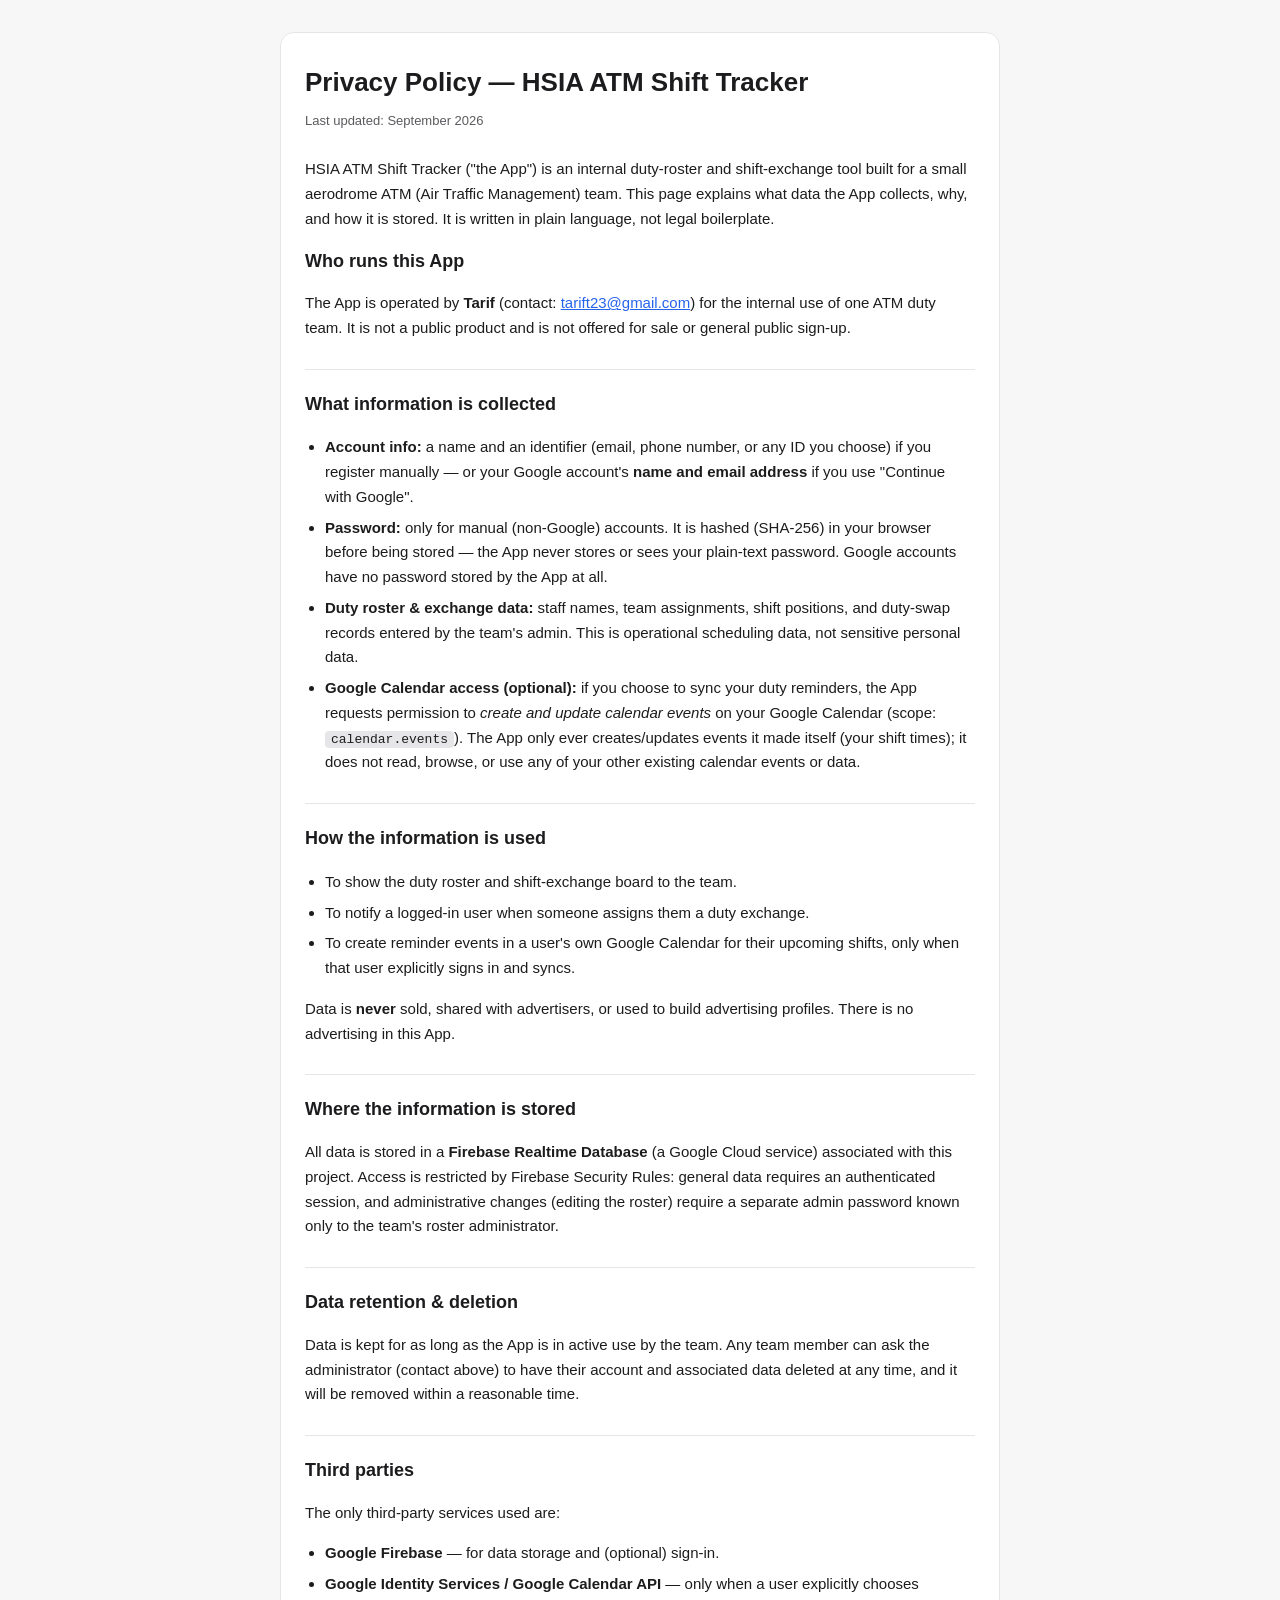
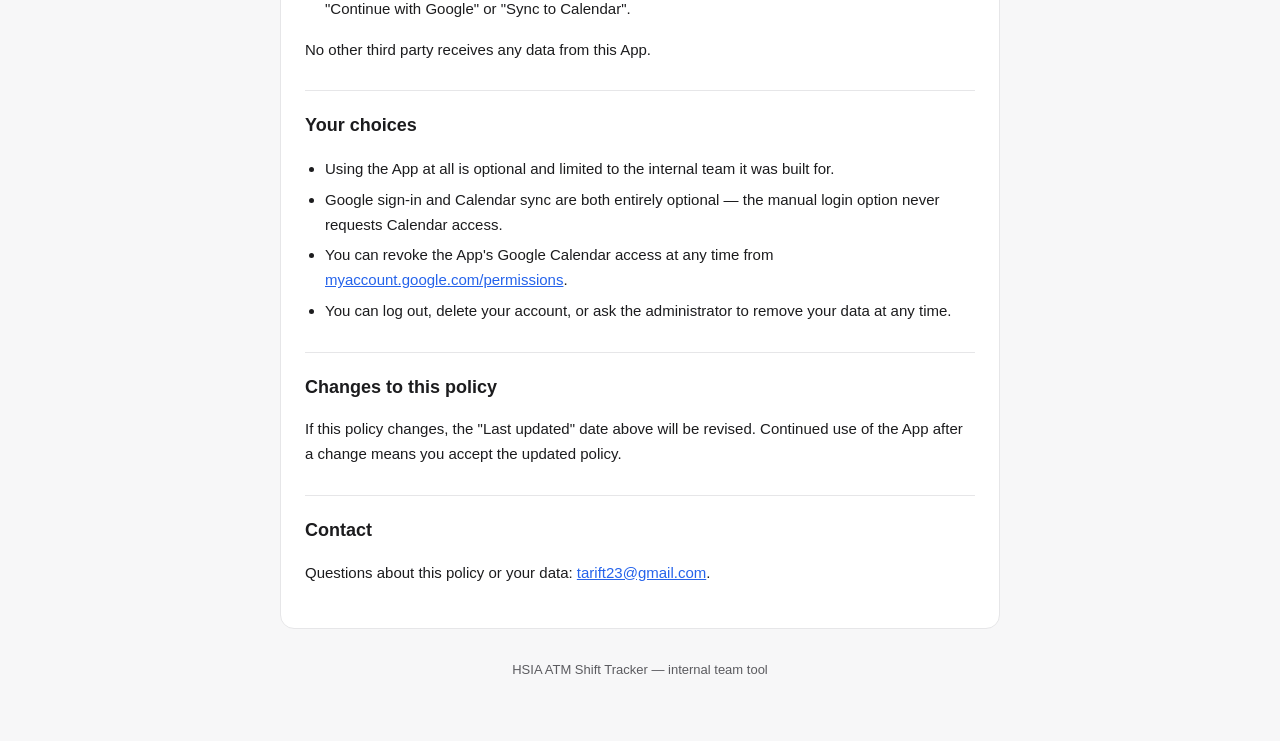
<file: privacy-policy.html>
<!DOCTYPE html>
<html lang="bn">
<head>
<meta charset="UTF-8">
<meta name="viewport" content="width=device-width, initial-scale=1.0">
<title>Privacy Policy — HSIA ATM Shift Tracker</title>
<style>
  :root{
    --bg:#f7f7f8; --card:#ffffff; --text:#1c1c1e; --muted:#5b5b5f; --line:#e6e6e8; --accent:#2563eb;
  }
  @media (prefers-color-scheme: dark){
    :root:not([data-theme="light"]){
      --bg:#0f1115; --card:#171a21; --text:#eaeaea; --muted:#a3a3ab; --line:#2a2d36; --accent:#5b9dff;
    }
  }
  :root[data-theme="dark"]{
    --bg:#0f1115; --card:#171a21; --text:#eaeaea; --muted:#a3a3ab; --line:#2a2d36; --accent:#5b9dff;
  }
  *{box-sizing:border-box;}
  body{
    margin:0; background:var(--bg); color:var(--text);
    font-family:-apple-system,BlinkMacSystemFont,"Segoe UI",Roboto,"Noto Sans Bengali",Arial,sans-serif;
    line-height:1.65;
  }
  .wrap{max-width:760px; margin:0 auto; padding:32px 20px 60px;}
  .card{background:var(--card); border:1px solid var(--line); border-radius:14px; padding:28px 24px;}
  h1{font-size:26px; margin:0 0 6px;}
  .updated{color:var(--muted); font-size:13px; margin-bottom:26px;}
  h2{font-size:18px; margin:28px 0 8px; border-top:1px solid var(--line); padding-top:20px;}
  h2:first-of-type{border-top:none; padding-top:0; margin-top:0;}
  p, li{color:var(--text); font-size:15px;}
  ul{padding-left:20px;}
  li{margin-bottom:6px;}
  a{color:var(--accent);}
  .muted{color:var(--muted); font-size:14px;}
  code{background:var(--line); padding:1px 6px; border-radius:4px; font-size:13px;}
  footer{margin-top:30px; color:var(--muted); font-size:13px; text-align:center;}
</style>
</head>
<body>
<div class="wrap">
  <div class="card">
    <h1>Privacy Policy — HSIA ATM Shift Tracker</h1>
    <div class="updated">Last updated: September 2026</div>

    <p>HSIA ATM Shift Tracker ("the App") is an internal duty-roster and shift-exchange tool built for a small aerodrome ATM (Air Traffic Management) team. This page explains what data the App collects, why, and how it is stored. It is written in plain language, not legal boilerplate.</p>

    <h2>Who runs this App</h2>
    <p>The App is operated by <strong>Tarif</strong> (contact: <a href="mailto:tarift23@gmail.com">tarift23@gmail.com</a>) for the internal use of one ATM duty team. It is not a public product and is not offered for sale or general public sign-up.</p>

    <h2>What information is collected</h2>
    <ul>
      <li><strong>Account info:</strong> a name and an identifier (email, phone number, or any ID you choose) if you register manually — or your Google account's <strong>name and email address</strong> if you use "Continue with Google".</li>
      <li><strong>Password:</strong> only for manual (non-Google) accounts. It is hashed (SHA-256) in your browser before being stored — the App never stores or sees your plain-text password. Google accounts have no password stored by the App at all.</li>
      <li><strong>Duty roster &amp; exchange data:</strong> staff names, team assignments, shift positions, and duty-swap records entered by the team's admin. This is operational scheduling data, not sensitive personal data.</li>
      <li><strong>Google Calendar access (optional):</strong> if you choose to sync your duty reminders, the App requests permission to <em>create and update calendar events</em> on your Google Calendar (scope: <code>calendar.events</code>). The App only ever creates/updates events it made itself (your shift times); it does not read, browse, or use any of your other existing calendar events or data.</li>
    </ul>

    <h2>How the information is used</h2>
    <ul>
      <li>To show the duty roster and shift-exchange board to the team.</li>
      <li>To notify a logged-in user when someone assigns them a duty exchange.</li>
      <li>To create reminder events in a user's own Google Calendar for their upcoming shifts, only when that user explicitly signs in and syncs.</li>
    </ul>
    <p>Data is <strong>never</strong> sold, shared with advertisers, or used to build advertising profiles. There is no advertising in this App.</p>

    <h2>Where the information is stored</h2>
    <p>All data is stored in a <strong>Firebase Realtime Database</strong> (a Google Cloud service) associated with this project. Access is restricted by Firebase Security Rules: general data requires an authenticated session, and administrative changes (editing the roster) require a separate admin password known only to the team's roster administrator.</p>

    <h2>Data retention &amp; deletion</h2>
    <p>Data is kept for as long as the App is in active use by the team. Any team member can ask the administrator (contact above) to have their account and associated data deleted at any time, and it will be removed within a reasonable time.</p>

    <h2>Third parties</h2>
    <p>The only third-party services used are:</p>
    <ul>
      <li><strong>Google Firebase</strong> — for data storage and (optional) sign-in.</li>
      <li><strong>Google Identity Services / Google Calendar API</strong> — only when a user explicitly chooses "Continue with Google" or "Sync to Calendar".</li>
    </ul>
    <p>No other third party receives any data from this App.</p>

    <h2>Your choices</h2>
    <ul>
      <li>Using the App at all is optional and limited to the internal team it was built for.</li>
      <li>Google sign-in and Calendar sync are both entirely optional — the manual login option never requests Calendar access.</li>
      <li>You can revoke the App's Google Calendar access at any time from <a href="https://myaccount.google.com/permissions" target="_blank" rel="noopener">myaccount.google.com/permissions</a>.</li>
      <li>You can log out, delete your account, or ask the administrator to remove your data at any time.</li>
    </ul>

    <h2>Changes to this policy</h2>
    <p>If this policy changes, the "Last updated" date above will be revised. Continued use of the App after a change means you accept the updated policy.</p>

    <h2>Contact</h2>
    <p>Questions about this policy or your data: <a href="mailto:tarift23@gmail.com">tarift23@gmail.com</a>.</p>
  </div>
  <footer>HSIA ATM Shift Tracker — internal team tool</footer>
</div>
</body>
</html>
</file>
